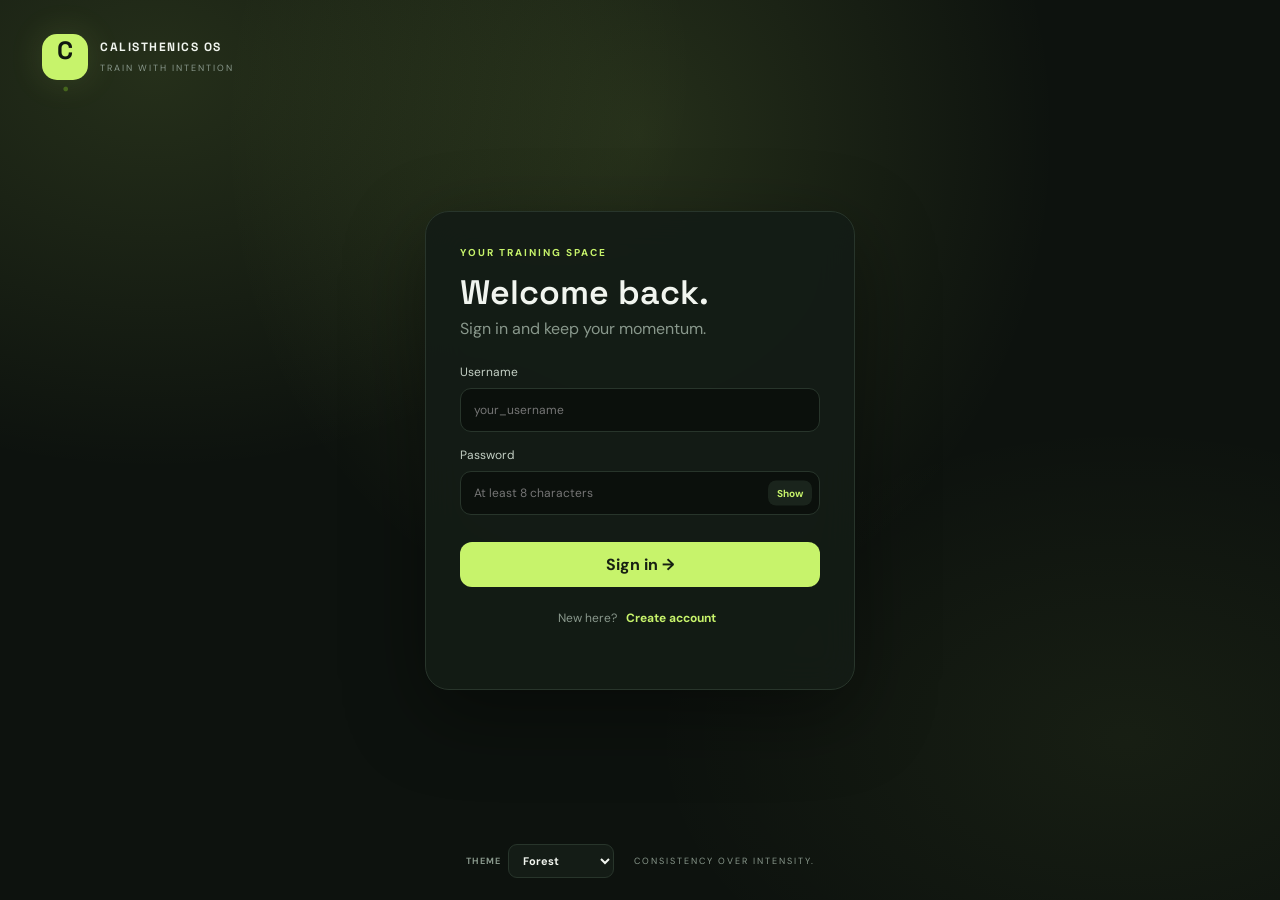
<file: index.html>
<!doctype html>
<html lang="en">
<head>
  <meta charset="UTF-8">
  <meta name="viewport" content="width=device-width, initial-scale=1">
  <meta name="theme-color" content="#0d120e">
  <meta name="apple-mobile-web-app-capable" content="yes">
  <meta name="apple-mobile-web-app-status-bar-style" content="black-translucent">
  <meta name="apple-mobile-web-app-title" content="Calisthenics OS">
  <link rel="manifest" href="./manifest.webmanifest">
  <link rel="apple-touch-icon" href="./assets/icon-180.png">
  <meta name="description" content="Calisthenics OS — your personal training command center.">

  <title>Calisthenics OS</title>

  <!-- Fonts -->
  <link rel="preconnect" href="https://fonts.googleapis.com">
  <link rel="preconnect" href="https://fonts.gstatic.com" crossorigin>

  <!-- Local CSS: GitHub Pages -->
  <link rel="stylesheet" href="./css/style.css">

</head>

<body>

  <!-- BOOT SCREEN -->
  <div id="boot" class="boot-screen">
    <div class="boot-mark">C<span>.</span></div>
    <div class="boot-orbit"><div class="boot-orbit-core">C<span>.</span></div></div>
    <div class="loader"><span></span></div>
    <p>BUILDING YOUR MOMENTUM</p>
    <small class="boot-caption">PREPARING YOUR TRAINING SPACE</small>
  </div>


  <!-- AUTHENTICATION -->
  <section id="authView" class="auth-wrap hidden">

    <div class="auth-brand">
      <div class="brand-mark">C<span>.</span></div>
      <div>
        <b>CALISTHENICS OS</b>
        <small>TRAIN WITH INTENTION</small>
      </div>
    </div>

    <div class="auth-card">

      <div class="eyebrow">YOUR TRAINING SPACE</div>

      <h1 id="authTitle">Welcome back.</h1>

      <p class="muted" id="authSubtitle">
        Sign in and keep your momentum.
      </p>

      <form id="authForm">

        <label>
          Username
          <input
            id="authUsername"
            autocomplete="username"
            minlength="3"
            required
            placeholder="your_username"
          >
        </label>

        <label>
          Password
          <div class="password-wrap">
            <input
              id="authPassword"
              type="password"
              autocomplete="current-password"
              minlength="8"
              required
              placeholder="At least 8 characters"
            >
            <button class="password-toggle" type="button" data-password-toggle="authPassword" aria-label="Show password" aria-pressed="false">Show</button>
          </div>
          <small id="passwordError" class="field-error"></small>
        </label>

        <label id="confirmWrap" class="hidden">
          Confirm password
          <div class="password-wrap">
            <input
              id="authConfirm"
              type="password"
              minlength="8"
              placeholder="Repeat password"
            >
            <button class="password-toggle" type="button" data-password-toggle="authConfirm" aria-label="Show password" aria-pressed="false">Show</button>
          </div>
        </label>

        <button class="btn primary full" id="authSubmit">
          Sign in <span>→</span>
        </button>

      </form>

      <p class="auth-switch">
        <span id="switchText">New here?</span>
        <button class="text-btn" id="switchAuth" type="button">
          Create account
        </button>
      </p>

      <div id="authError" class="error-text"></div>

    </div>

    <div class="auth-foot auth-controls">
      <label class="theme-control" for="themeSelectAuth">THEME
        <select id="themeSelectAuth" aria-label="Choose app theme">
          <option value="forest">Forest</option>
          <option value="ocean">Ocean</option>
          <option value="sunset">Sunset</option>
          <option value="midnight">Midnight</option>
          <option value="violet">Violet</option>
        </select>
      </label>
      <span>CONSISTENCY OVER INTENSITY.</span>
    </div>

  </section>


  <!-- APPLICATION -->
  <div id="appView" class="app-shell hidden">

    <aside class="sidebar">

      <div class="side-brand">
        <div class="brand-mark">C<span>.</span></div>
        <div>
          <b>CALISTHENICS</b>
          <small>OS / TRAINING</small>
        </div>
      </div>

      <div class="side-label">WORKSPACE</div>

      <nav id="mainNav">

        <button class="nav-item active" data-page="dashboard">
          <i>⌂</i> Dashboard
        </button>

        <button class="nav-item" data-page="routines">
          <i>▤</i> My routines
        </button>

        <button class="nav-item" data-page="workout">
          <i>◎</i> Workout log
        </button>

        <button class="nav-item" data-page="progression">
          <i>↗</i> Progression
        </button>

        <button class="nav-item" data-page="body">
          <i>⌁</i> BMI & Body weight
        </button>

        <button class="nav-item" data-page="consistency">
          <i>▥</i> Consistency
        </button>

        <button class="nav-item" data-page="history">
          <i>◷</i> History
        </button>

        <button class="nav-item" data-page="friends">
          <i>♧</i> Friends
          <span id="friendBadge" class="nav-badge hidden">0</span>
        </button>

        <button class="nav-item" data-page="profile">
          <i>◉</i> Profile
        </button>

      </nav>

      <div class="sidebar-bottom">

        <div class="mini-profile">

          <div class="avatar" id="sideAvatar">U</div>

          <div class="profile-meta">
            <b id="sideName">Athlete</b>
            <small>MEMBER</small>
          </div>

          <button id="logoutBtn" class="icon-btn" title="Log out">
            ↗
          </button>

        </div>

      </div>

    </aside>


    <main class="main-area">

      <header class="topbar">

        <button id="mobileMenu" class="icon-btn mobile-only">
          ☰
        </button>

        <div>
          <div class="eyebrow" id="topEyebrow">OVERVIEW</div>
          <div class="top-title" id="topTitle">Dashboard</div>
        </div>

        <div class="top-actions">
          <label class="theme-control app-theme-control" for="themeSelect" title="Choose colour theme">
            <span class="theme-label">THEME</span>
            <select id="themeSelect" aria-label="Choose app theme">
              <option value="forest">Forest</option>
              <option value="ocean">Ocean</option>
              <option value="sunset">Sunset</option>
              <option value="midnight">Midnight</option>
              <option value="violet">Violet</option>
            </select>
          </label>
          <button id="installAppBtn" class="btn secondary install-btn" type="button">
            <span aria-hidden="true">↓</span> Install app
          </button>
          <span class="live-dot"></span>
          <span class="muted tiny sync-label">SYNCED</span>
          <div class="avatar small" id="topAvatar">U</div>
        </div>

      </header>

      <div id="pageContent" class="page-content"></div>

    </main>

  </div>


  <!-- GLOBAL UI -->
  <div id="toast" class="toast"></div>
  <div id="modalRoot"></div>


  <!-- JAVASCRIPT -->
  <script src="./js/config.js" defer></script>
  <script src="./js/app.js" defer></script>
  <script>
    if ('serviceWorker' in navigator) {
      window.addEventListener('load', () => {
        navigator.serviceWorker.register('./service-worker.js').catch(error => {
          console.warn('Service worker registration failed:', error);
        });
      });
    }
  </script>

</body>
</html>
</file>
<file: css/style.css>
@import url('https://fonts.googleapis.com/css2?family=DM+Sans:wght@400;500;600;700&family=Space+Grotesk:wght@400;500;600;700&display=swap');
:root{--bg:#0d120e;--panel:#141c16;--panel2:#1a241c;--line:#28352b;--text:#f1f5ef;--muted:#89988c;--lime:#c7f36b;--lime2:#a9dc4e;--red:#ff7777;--radius:18px}
*{box-sizing:border-box}body{margin:0;background:var(--bg);color:var(--text);font-family:'DM Sans',sans-serif;min-height:100vh}button,input,select,textarea{font:inherit}button{cursor:pointer}.hidden{display:none!important}.muted{color:var(--muted)}.tiny{font-size:11px}.eyebrow{font-size:10px;letter-spacing:2px;color:var(--lime);font-weight:700}.boot-screen{position:fixed;inset:0;z-index:99;background:#0d120e;display:flex;align-items:center;justify-content:center;flex-direction:column;gap:18px;transition:opacity .45s}.boot-mark,.brand-mark{width:46px;height:46px;border-radius:15px;background:var(--lime);color:#101710;display:grid;place-items:center;font:700 25px 'Space Grotesk';box-shadow:0 0 35px #c7f36b22}.boot-mark span,.brand-mark span{color:#45651d}.boot-screen p{font-size:9px;letter-spacing:2.5px;color:var(--muted)}.loader{width:90px;height:3px;background:#273328;border-radius:9px;overflow:hidden}.loader:after{content:'';display:block;height:100%;width:45%;background:var(--lime);animation:load 1s infinite ease-in-out}@keyframes load{from{transform:translateX(-110%)}to{transform:translateX(230%)}}.auth-wrap{min-height:100vh;display:grid;place-items:center;padding:28px;background:radial-gradient(ellipse at 50% 15%,#243323 0,transparent 42%)}.auth-brand{position:absolute;top:34px;left:42px;display:flex;align-items:center;gap:12px}.auth-brand b,.side-brand b{font:700 12px 'Space Grotesk';letter-spacing:1.5px;display:block}.auth-brand small,.side-brand small{font-size:9px;color:var(--muted);letter-spacing:2px}.auth-card{width:min(430px,100%);background:#141c16eF;border:1px solid var(--line);border-radius:24px;padding:34px;box-shadow:0 25px 80px #0006;animation:rise .55s both}.auth-card h1{font:600 34px 'Space Grotesk';margin:12px 0 4px}.auth-card>p{margin:0 0 25px}.auth-card label,.field{display:block;color:#c4d0c5;font-size:12px;margin:15px 0}.auth-card input,.field input,.field select,.field textarea,.inline-input{width:100%;margin-top:8px;background:#0e150f;border:1px solid #2a382d;border-radius:11px;padding:13px;color:var(--text);outline:none}.auth-card input:focus,.field input:focus,.field select:focus,.field textarea:focus{border-color:var(--lime);box-shadow:0 0 0 3px #c7f36b12}.btn{border:0;border-radius:12px;padding:12px 16px;font-weight:700;transition:transform .2s,filter .2s}.btn:hover{transform:translateY(-2px);filter:brightness(1.08)}.primary{background:var(--lime);color:#172012}.secondary{background:#253329;color:var(--text);border:1px solid #35463a}.danger{background:#482a2a;color:#ffb4b4}.full{width:100%;margin-top:12px}.auth-switch{text-align:center;margin:22px 0 0!important;font-size:12px;color:var(--muted)}.text-btn{border:0;background:none;color:var(--lime);font-weight:700}.error-text{color:var(--red);font-size:12px;margin-top:12px;min-height:16px}.auth-foot{position:absolute;bottom:25px;font-size:9px;letter-spacing:3px;color:#536157}.app-shell{display:flex;min-height:100vh;animation:fade .4s}.sidebar{width:245px;background:#101711;border-right:1px solid var(--line);padding:26px 16px;display:flex;flex-direction:column;flex-shrink:0}.side-brand{display:flex;align-items:center;gap:11px;padding:0 9px 42px}.side-label{font-size:9px;color:#68766b;letter-spacing:2px;padding:0 12px 12px;font-weight:700}.sidebar nav{display:grid;gap:6px}.nav-item{position:relative;display:flex;align-items:center;gap:13px;border:0;background:transparent;color:#91a095;padding:13px 14px;border-radius:11px;text-align:left;font-size:13px}.nav-item i{font-style:normal;font-size:18px;width:18px;text-align:center}.nav-item:hover,.nav-item.active{background:#202d22;color:var(--lime)}.nav-item.active:before{content:'';position:absolute;left:-16px;width:3px;height:22px;background:var(--lime);border-radius:0 5px 5px 0}.nav-badge{margin-left:auto;background:var(--lime);color:#101710;border-radius:20px;padding:2px 7px;font-size:10px}.sidebar-bottom{margin-top:auto}.mini-profile{border-top:1px solid var(--line);padding:18px 4px 0;display:flex;align-items:center;gap:10px}.avatar{width:36px;height:36px;border-radius:12px;background:#2b3b2d;color:var(--lime);display:grid;place-items:center;font-weight:700}.avatar.small{width:32px;height:32px;border-radius:50%}.profile-meta{display:grid;gap:3px;flex:1;min-width:0}.profile-meta b{font-size:12px;overflow:hidden;text-overflow:ellipsis}.profile-meta small{font-size:9px;color:var(--muted);letter-spacing:1px}.icon-btn{border:0;background:transparent;color:var(--muted);font-size:18px;padding:7px;border-radius:9px}.icon-btn:hover{background:#263329;color:var(--lime)}.main-area{min-width:0;flex:1}.topbar{height:83px;border-bottom:1px solid var(--line);display:flex;align-items:center;padding:0 38px;gap:16px;position:sticky;top:0;background:#0d120eeF;backdrop-filter:blur(18px);z-index:5}.top-title{font:600 18px 'Space Grotesk';margin-top:3px}.top-actions{margin-left:auto;display:flex;align-items:center;gap:9px}.live-dot{width:7px;height:7px;border-radius:50%;background:var(--lime);box-shadow:0 0 12px var(--lime)}.page-content{padding:30px 38px 70px;max-width:1440px;margin:auto;animation:rise .35s both}.welcome-row{display:flex;align-items:flex-end;justify-content:space-between;gap:20px;margin-bottom:25px}.welcome-row h1{font:600 clamp(25px,3vw,36px) 'Space Grotesk';margin:8px 0}.welcome-row p{margin:0;color:var(--muted);font-size:13px}.grid{display:grid;gap:16px}.stats-grid{grid-template-columns:repeat(4,minmax(0,1fr));margin-bottom:18px}.card{background:var(--panel);border:1px solid var(--line);border-radius:var(--radius);padding:20px;min-width:0}.stat-card{padding:19px}.stat-head{display:flex;justify-content:space-between;color:var(--muted);font-size:11px}.stat-value{font:600 30px 'Space Grotesk';margin:14px 0 3px}.stat-note{font-size:10px;color:var(--muted)}.stat-icon{width:32px;height:32px;display:grid;place-items:center;background:#29382a;border-radius:10px;color:var(--lime);font-size:17px}.content-grid{grid-template-columns:minmax(0,1.55fr) minmax(270px,.85fr)}.card-title{display:flex;justify-content:space-between;align-items:center;gap:12px;margin-bottom:18px}.card-title h3{font:600 16px 'Space Grotesk';margin:0}.card-title p{margin:4px 0 0;font-size:11px;color:var(--muted)}.routine-list{display:grid;gap:8px}.routine-row{display:flex;align-items:center;gap:12px;padding:12px;border:1px solid #263329;border-radius:12px}.routine-check{width:25px;height:25px;border:1px solid #526153;border-radius:50%;display:grid;place-items:center;color:var(--lime);flex-shrink:0}.routine-row.done .routine-check{background:var(--lime);color:#172012;border-color:var(--lime)}.routine-info{flex:1;min-width:0}.routine-info b{display:block;font-size:12px}.routine-info small{color:var(--muted);font-size:10px}.progress-track{height:7px;background:#2a362c;border-radius:9px;overflow:hidden}.progress-fill{height:100%;background:var(--lime);border-radius:9px;transition:width .5s}.progress-caption{display:flex;justify-content:space-between;font-size:10px;color:var(--muted);margin:15px 0 8px}.skill-row{margin:14px 0}.skill-row>div:first-child{display:flex;justify-content:space-between;font-size:11px;margin-bottom:8px}.section-head{display:flex;align-items:center;justify-content:space-between;gap:16px;margin-bottom:22px}.section-head h1{font:600 28px 'Space Grotesk';margin:5px 0}.section-head p{font-size:12px;color:var(--muted);margin:0}.routine-cards{grid-template-columns:repeat(2,minmax(0,1fr))}.routine-card h3{font:600 17px 'Space Grotesk';margin:0 0 5px}.routine-card .muted{font-size:11px}.exercise-line{padding:11px 0;border-bottom:1px solid #27332a;display:flex;justify-content:space-between;gap:10px;font-size:12px}.exercise-line:last-child{border:0}.pill{font-size:9px;padding:5px 8px;border-radius:30px;background:#26382a;color:var(--lime);letter-spacing:.5px}.actions{display:flex;gap:8px;flex-wrap:wrap;margin-top:15px}.small-btn{font-size:11px;padding:8px 11px;border-radius:9px}.empty{padding:38px 18px;text-align:center;color:var(--muted);border:1px dashed #354337;border-radius:14px;font-size:12px}.table{width:100%;border-collapse:collapse;font-size:12px}.table th{text-align:left;color:var(--muted);font-size:9px;letter-spacing:1px;padding:11px;border-bottom:1px solid var(--line)}.table td{padding:13px 11px;border-bottom:1px solid #243027}.friend-row{display:flex;align-items:center;gap:12px;padding:13px 0;border-bottom:1px solid #29352b}.friend-row:last-child{border:0}.friend-info{flex:1}.friend-info b{font-size:12px;display:block}.friend-info small{font-size:10px;color:var(--muted)}.presence{width:7px;height:7px;border-radius:50%;background:#68756b;display:inline-block;margin-right:5px}.presence.online{background:var(--lime);box-shadow:0 0 8px #c7f36b88}.presence.workout{background:#5bb9ff;box-shadow:0 0 8px #5bb9ff88}.modal-backdrop{position:fixed;inset:0;background:#0009;backdrop-filter:blur(5px);z-index:20;display:grid;place-items:center;padding:18px;animation:fade .2s}.modal{width:min(560px,100%);max-height:88vh;overflow:auto;background:#151e17;border:1px solid #344337;border-radius:20px;padding:24px;box-shadow:0 30px 100px #0009;animation:rise .25s}.modal h2{font:600 21px 'Space Grotesk';margin:0 0 18px}.modal-actions{display:flex;justify-content:flex-end;gap:8px;margin-top:20px}.form-grid{display:grid;grid-template-columns:1fr 1fr;gap:0 12px}.field textarea{min-height:75px;resize:vertical}.exercise-editor{border:1px solid #2b392e;border-radius:12px;padding:12px;margin:12px 0}.exercise-editor-head{display:flex;justify-content:space-between;align-items:center;font-size:12px;margin-bottom:8px}.toast{position:fixed;bottom:24px;left:50%;transform:translate(-50%,20px);opacity:0;pointer-events:none;background:#d0f783;color:#14200f;padding:12px 18px;border-radius:12px;font-size:12px;font-weight:700;z-index:50;transition:.25s;box-shadow:0 12px 40px #0006}.toast.show{opacity:1;transform:translate(-50%,0)}.mobile-only{display:none}.muted-block{color:var(--muted);font-size:12px;line-height:1.6}.workout-exercise{padding:15px 0;border-bottom:1px solid var(--line)}.workout-exercise h4{margin:0 0 10px;font:600 14px 'Space Grotesk'}.set-inputs{display:grid;grid-template-columns:repeat(4,1fr);gap:7px}.set-inputs input{width:100%;min-width:0;background:#0d140f;color:white;border:1px solid #334136;border-radius:8px;padding:9px;font-size:11px}.search-row{display:flex;gap:8px}.search-row input{flex:1;min-width:0;background:#0d140f;border:1px solid #2b392e;color:white;border-radius:10px;padding:12px}.request-row{display:flex;align-items:center;gap:10px;padding:10px 0;border-bottom:1px solid var(--line)}@keyframes fade{from{opacity:0}to{opacity:1}}@keyframes rise{from{opacity:0;transform:translateY(12px)}to{opacity:1;transform:translateY(0)}}
@media(max-width:900px){.sidebar{width:210px}.page-content{padding:25px 22px}.topbar{padding:0 22px}.stats-grid{grid-template-columns:repeat(2,1fr)}.content-grid{grid-template-columns:1fr}}
@media(max-width:650px){.sidebar{position:fixed;z-index:30;left:-260px;top:0;bottom:0;width:245px;transition:left .25s;box-shadow:20px 0 60px #0006}.sidebar.open{left:0}.mobile-only{display:block}.topbar{height:70px;padding:0 15px}.page-content{padding:22px 15px 90px}.stats-grid{gap:9px}.stat-card{padding:14px}.stat-value{font-size:25px}.routine-cards{grid-template-columns:1fr}.welcome-row{align-items:flex-start;flex-direction:column}.welcome-row .btn{width:100%}.auth-brand{left:22px;top:22px}.auth-card{padding:25px}.set-inputs{grid-template-columns:repeat(2,1fr)}.form-grid{grid-template-columns:1fr}.section-head h1{font-size:24px}}
.field-error {
  display: block;
  color: #ef4444;
  font-size: 12px;
  margin-top: 6px;
}

/* =========================================================
   CALISTHENICS OS - THEME SYSTEM, MOTION & PWA UI
   ========================================================= */

:root {
  --accent-rgb: 199,243,107;
  --glow: rgba(199,243,107,.13);
  --surface-deep: #0b100c;
  color-scheme: dark;
}
:root[data-theme="ocean"] {
  --bg:#08151d;--panel:#10232d;--panel2:#17313d;--line:#294653;
  --text:#eaf7fb;--muted:#8ba9b5;--lime:#61d9e8;--lime2:#36bfd1;
  --red:#ff8585;--accent-rgb:97,217,232;--glow:rgba(97,217,232,.15);--surface-deep:#061018;
}
:root[data-theme="sunset"] {
  --bg:#1b1112;--panel:#29191a;--panel2:#382021;--line:#523033;
  --text:#fff1e9;--muted:#b99b91;--lime:#ffad70;--lime2:#f28b55;
  --red:#ff8585;--accent-rgb:255,173,112;--glow:rgba(255,173,112,.15);--surface-deep:#140c0d;
}
:root[data-theme="midnight"] {
  --bg:#0b0d18;--panel:#15182a;--panel2:#1d2138;--line:#303653;
  --text:#f0f2ff;--muted:#9299b7;--lime:#a9b8ff;--lime2:#8296f4;
  --red:#ff8585;--accent-rgb:169,184,255;--glow:rgba(169,184,255,.16);--surface-deep:#080a13;
}
:root[data-theme="violet"] {
  --bg:#130f1d;--panel:#20182e;--panel2:#2a2040;--line:#443357;
  --text:#f7f0ff;--muted:#aa9bbd;--lime:#d4a4ff;--lime2:#b77be9;
  --red:#ff8585;--accent-rgb:212,164,255;--glow:rgba(212,164,255,.16);--surface-deep:#0e0a17;
}

html { min-height:100%; background:var(--bg); }
body {
  background:
    radial-gradient(ellipse at 12% 8%, var(--glow), transparent 34%),
    radial-gradient(ellipse at 88% 82%, rgba(var(--accent-rgb),.055), transparent 30%),
    var(--bg);
  transition:background .45s ease,color .35s ease;
}
body:before, body:after {
  content:"";position:fixed;z-index:-1;pointer-events:none;border-radius:50%;
  filter:blur(65px);opacity:.13;animation:ambientDrift 18s ease-in-out infinite alternate;
}
body:before { width:260px;height:260px;top:14%;right:-100px;background:var(--lime); }
body:after { width:220px;height:220px;bottom:3%;left:-100px;background:var(--lime2);animation-delay:-8s; }
@keyframes ambientDrift { from{transform:translate3d(0,-12px,0) scale(.92)}to{transform:translate3d(-25px,25px,0) scale(1.12)} }

.boot-screen { background:var(--bg);overflow:hidden; }
.boot-orbit { width:74px;height:74px;border:1px solid rgba(var(--accent-rgb),.28);border-top-color:var(--lime);border-radius:50%;display:grid;place-items:center;animation:orbitSpin 1.7s linear infinite;box-shadow:0 0 38px var(--glow); }
.boot-orbit-core { width:48px;height:48px;border-radius:15px;background:var(--lime);color:var(--bg);display:grid;place-items:center;font:700 25px 'Space Grotesk';box-shadow:0 0 30px var(--glow);animation:logoPulse 1.8s ease-in-out infinite; }
.boot-orbit-core span { color:var(--panel); }
.boot-screen .loader { width:118px;height:3px;background:var(--panel2); }
.boot-screen .loader:after { background:linear-gradient(90deg,transparent,var(--lime),transparent);width:60%; }
.boot-caption { color:var(--muted);font-size:8px;letter-spacing:2px;animation:fade 1.2s ease both; }
@keyframes orbitSpin { to{transform:rotate(360deg)} }
@keyframes logoPulse { 50%{transform:scale(.9);box-shadow:0 0 42px var(--glow)} }

.auth-wrap { background:radial-gradient(ellipse at 50% 15%,var(--glow),transparent 46%); }
.auth-card { background:color-mix(in srgb,var(--panel) 94%,transparent);border-color:var(--line);backdrop-filter:blur(18px); }
.auth-card input,.field input,.field select,.field textarea,.inline-input,.search-row input,.set-inputs input { background:var(--surface-deep);border-color:var(--line);color:var(--text); }
.password-wrap { position:relative;margin-top:8px; }
.password-wrap input { margin-top:0!important;padding-right:72px!important; }
.password-toggle { position:absolute;right:8px;top:50%;transform:translateY(-50%);border:0;border-radius:8px;padding:6px 9px;background:var(--panel2);color:var(--lime);font-size:10px;font-weight:700; }
.password-toggle:hover { filter:brightness(1.2); }
.auth-card .password-wrap { margin-top:8px; }
.auth-card label .password-wrap input { margin-top:0; }

.theme-control { display:flex;align-items:center;gap:7px;color:var(--muted);font-size:9px;letter-spacing:1px;font-weight:700;white-space:nowrap; }
.theme-control select { background:var(--panel);border:1px solid var(--line);border-radius:9px;padding:8px 25px 8px 10px;color:var(--text);font-size:11px;letter-spacing:0;outline:none;max-width:112px; }
.theme-control select:focus { border-color:var(--lime); }
.auth-controls { position:absolute;bottom:22px;left:0;right:0;display:flex;align-items:center;justify-content:center;gap:20px; }
.auth-controls>span { font-size:9px;letter-spacing:2px;color:var(--muted); }
.app-theme-control { margin-right:3px; }
.install-btn { padding:9px 12px;font-size:10px;white-space:nowrap; }
.install-btn span { font-size:15px; }
.topbar { background:color-mix(in srgb,var(--bg) 88%,transparent); }
.sidebar { background:color-mix(in srgb,var(--bg) 88%,var(--panel)); }
.card { transition:transform .25s ease,border-color .25s ease,box-shadow .25s ease,background .35s ease; }
.card:hover { transform:translateY(-2px);border-color:rgba(var(--accent-rgb),.35);box-shadow:0 14px 35px rgba(0,0,0,.12); }
.stat-icon { background:var(--panel2); }
.nav-item:hover,.nav-item.active { background:var(--panel2); }
.secondary { background:var(--panel2);border-color:var(--line); }
.routine-row { border-color:var(--line); }
.progress-track { background:var(--panel2); }
.modal { background:var(--panel);border-color:var(--line); }
.exercise-editor { border-color:var(--line); }
.toast { background:var(--lime);color:var(--bg); }
.page-content { animation:pageEnter .42s cubic-bezier(.2,.75,.25,1) both; }
@keyframes pageEnter { from{opacity:0;transform:translateY(14px) scale(.995);filter:blur(3px)}to{opacity:1;transform:translateY(0) scale(1);filter:blur(0)} }
.page-content .card { animation:cardEnter .5s both; }
.page-content .card:nth-child(2){animation-delay:.06s}
.page-content .card:nth-child(3){animation-delay:.12s}
.page-content .card:nth-child(4){animation-delay:.18s}
@keyframes cardEnter { from{opacity:0;transform:translateY(10px)}to{opacity:1;transform:translateY(0)} }

.loading-state { min-height:300px;display:flex;flex-direction:column;align-items:center;justify-content:center;gap:15px;text-align:center; }
.loading-spinner { width:42px;height:42px;border-radius:50%;border:3px solid var(--panel2);border-top-color:var(--lime);border-right-color:var(--lime);animation:orbitSpin .8s linear infinite;box-shadow:0 0 25px var(--glow); }
.loading-copy { display:grid;gap:5px; }
.loading-copy b { font:600 14px 'Space Grotesk'; }
.loading-copy span { color:var(--muted);font-size:11px; }
.loading-skeleton { display:flex;gap:7px;margin-top:7px; }
.loading-skeleton i { display:block;width:48px;height:4px;border-radius:8px;background:var(--panel2);overflow:hidden;position:relative; }
.loading-skeleton i:after { content:"";position:absolute;inset:0;background:var(--lime);transform:translateX(-100%);animation:skeletonSweep 1.3s ease-in-out infinite; }
.loading-skeleton i:nth-child(2):after{animation-delay:.18s}.loading-skeleton i:nth-child(3):after{animation-delay:.36s}
@keyframes skeletonSweep { to{transform:translateX(100%)} }

.install-guide { max-width:430px; }
.install-guide-icon { width:48px;height:48px;border-radius:15px;display:grid;place-items:center;background:var(--panel2);color:var(--lime);font-size:30px;margin-bottom:15px; }
.install-steps { padding-left:22px;display:grid;gap:12px;color:var(--text);font-size:13px;line-height:1.5; }
.install-steps li::marker { color:var(--lime);font-weight:700; }
.share-symbol { display:inline-grid;place-items:center;border:1px solid var(--line);border-radius:5px;width:21px;height:21px;color:var(--lime);font-weight:700; }
.install-guide .muted-block { margin-top:18px; }

@media(max-width:760px) {
  .top-actions { gap:6px; }
  .app-theme-control .theme-label,.sync-label { display:none; }
  .theme-control select { max-width:92px;padding:7px 18px 7px 7px;font-size:10px; }
  .install-btn { padding:8px 9px;font-size:0; }
  .install-btn span { font-size:16px; }
  .auth-controls { flex-direction:column;gap:10px;bottom:14px; }
}
@media(max-width:420px) {
  .top-actions .live-dot,.top-actions .sync-label { display:none; }
  .topbar { gap:8px; }
  .app-theme-control select { max-width:82px; }
}
@media(prefers-reduced-motion:reduce) {
  *,*::before,*::after { animation-duration:.01ms!important;animation-iteration-count:1!important;scroll-behavior:auto!important;transition-duration:.01ms!important; }
}


/* Async button feedback + daily exercise progress */
.btn:disabled { opacity:.78;cursor:wait;transform:none!important; }
.btn.is-loading { pointer-events:none;filter:saturate(.88); }
.btn-spinner { width:14px;height:14px;display:inline-block;flex:0 0 14px;border:2px solid currentColor;border-right-color:transparent;border-radius:50%;animation:btnSpin .7s linear infinite;vertical-align:-2px; }
.btn.is-loading { display:inline-flex;align-items:center;justify-content:center;gap:8px; }
@keyframes btnSpin { to { transform:rotate(360deg); } }
.exercise-progress-track { height:4px;background:var(--panel2);border-radius:99px;overflow:hidden;margin-top:7px;max-width:340px; }
.exercise-progress-fill { height:100%;background:var(--lime);border-radius:99px;transition:width .35s ease; }
.routine-progress-row .routine-info { min-width:0;flex:1; }
.routine-progress-row .pill { white-space:nowrap; }
.status-complete { color:var(--lime);border-color:rgba(var(--accent-rgb),.35); }
@media(max-width:520px) { .routine-progress-row { gap:8px; } .routine-progress-row .pill { font-size:8px;padding:5px 6px; } }

/* BMI & daily body-weight tracker */
.body-summary-grid{grid-template-columns:repeat(3,minmax(0,1fr));margin-bottom:16px}
.body-content-grid{grid-template-columns:minmax(0,1.5fr) minmax(280px,.9fr)}
.body-bmi-card{background:linear-gradient(135deg,var(--panel),var(--panel2));border-color:rgba(var(--accent-rgb),.32)}
.body-bmi-card .stat-value{font-size:42px}
.body-bmi-card .muted-block{margin-bottom:0}
.body-form .field{margin:8px 0 15px}
.weight-chart{display:block;width:100%;height:auto;overflow:visible;margin-top:10px}
.chart-grid{stroke:var(--line);stroke-width:1;stroke-dasharray:4 5}
.weight-line{fill:none;stroke:var(--lime);stroke-width:3;stroke-linecap:round;stroke-linejoin:round;filter:drop-shadow(0 2px 5px var(--glow))}
.weight-point{fill:var(--lime);stroke:var(--panel);stroke-width:2}
.chart-label{fill:var(--muted);font-size:10px}
.mini-spinner{display:inline-block;width:13px;height:13px;border:2px solid currentColor;border-right-color:transparent;border-radius:50%;vertical-align:-2px;margin-right:7px;animation:orbitSpin .7s linear infinite}
@media(max-width:900px){.body-content-grid{grid-template-columns:1fr}}
@media(max-width:650px){.body-summary-grid{grid-template-columns:1fr 1fr}.body-summary-grid .body-bmi-card{grid-column:1/-1}}


/* Consistency activity charts */
.consistency-content{grid-template-columns:minmax(0,1.5fr) minmax(280px,.9fr)}
.consistency-chart{height:190px;display:grid;grid-template-columns:repeat(30,minmax(3px,1fr));align-items:end;gap:5px;padding:18px 4px 0;border-bottom:1px solid var(--line);background:repeating-linear-gradient(to bottom,transparent 0,transparent 46px,var(--line) 47px,var(--line) 48px)}
.consistency-bar-wrap{height:100%;display:flex;align-items:end;min-width:0}
.consistency-bar{width:100%;min-height:3px;border-radius:5px 5px 1px 1px;background:var(--panel2);transition:height .35s ease,filter .2s ease}
.consistency-bar.is-active{background:var(--lime);box-shadow:0 0 12px var(--glow)}
.consistency-axis{display:flex;justify-content:space-between;color:var(--muted);font-size:10px;margin-top:8px}
.consistency-legend{display:flex;align-items:center;gap:8px;flex-wrap:wrap;color:var(--muted);font-size:10px;margin-top:14px}
.legend-dot{width:9px;height:9px;border-radius:3px;background:var(--panel2);display:inline-block}.legend-dot.active{background:var(--lime)}
.consistency-week-summary{display:flex;align-items:baseline;gap:9px;margin:8px 0 14px}.consistency-week-summary b{font-size:34px;color:var(--lime)}.consistency-week-summary span{font-size:12px;color:var(--muted)}
.consistency-day-list{display:grid;gap:0}.consistency-day-row{display:grid;grid-template-columns:70px 1fr auto;gap:8px;align-items:center;padding:10px 0;border-top:1px solid var(--line);font-size:11px}.consistency-day-row>span:first-child{color:var(--muted)}.consistency-day-row>span:nth-child(2){color:var(--text)}.consistency-day-row b{font-size:9px;letter-spacing:.06em}.activity-on{color:var(--lime)}.activity-off{color:var(--muted)}
.consistency-denom{font-size:15px;color:var(--muted);margin-left:3px}.consistency-heat-card{margin-top:16px}.consistency-heatmap{display:grid;grid-template-columns:repeat(15,minmax(0,1fr));gap:7px;margin:14px 0}.consistency-heat{width:100%;aspect-ratio:1;border-radius:4px;background:var(--panel2);display:inline-block}.consistency-heat.level-1{background:color-mix(in srgb,var(--lime) 28%,var(--panel2))}.consistency-heat.level-2{background:color-mix(in srgb,var(--lime) 48%,var(--panel2))}.consistency-heat.level-3{background:color-mix(in srgb,var(--lime) 72%,var(--panel2))}.consistency-heat.level-4{background:var(--lime);box-shadow:0 0 8px var(--glow)}.consistency-note{margin-top:16px;margin-bottom:0}
@media(max-width:900px){.consistency-content{grid-template-columns:1fr}.consistency-chart{gap:3px;height:160px}}
@media(max-width:520px){.consistency-heatmap{grid-template-columns:repeat(10,minmax(0,1fr));gap:6px}.consistency-chart{grid-template-columns:repeat(30,minmax(2px,1fr));gap:2px}.consistency-day-row{grid-template-columns:58px 1fr auto;font-size:10px}}

/* Keep Height and Daily Weight in completely separate cards. */
.body-content-grid > .card:first-child{grid-column:1/-1}
.height-entry-card,.weight-entry-card{align-self:start}
@media(max-width:900px){.body-content-grid > .card:first-child{grid-column:auto}}


/* Profile section */
.profile-layout { display:grid; grid-template-columns:repeat(2,minmax(0,1fr)); gap:16px; align-items:start; }
.profile-layout .card { min-width:0; }
.profile-divider { height:1px; background:var(--border,rgba(255,255,255,.10)); margin:20px 0; }
.profile-body-card { margin-top:16px; }
.profile-body-stats { display:flex; flex-wrap:wrap; gap:28px; }
.profile-body-stats > div { display:flex; flex-direction:column; gap:7px; }
.profile-body-stats small { color:var(--muted,#9ca3af); font-size:10px; letter-spacing:.12em; font-weight:700; }
.profile-body-stats b { font-size:16px; }
.profile-body-stats a { color:var(--accent,#8bd3a8); text-decoration:none; }
.profile-body-stats a:hover { text-decoration:underline; }
@media(max-width:850px) { .profile-layout { grid-template-columns:1fr; } }
</file>
